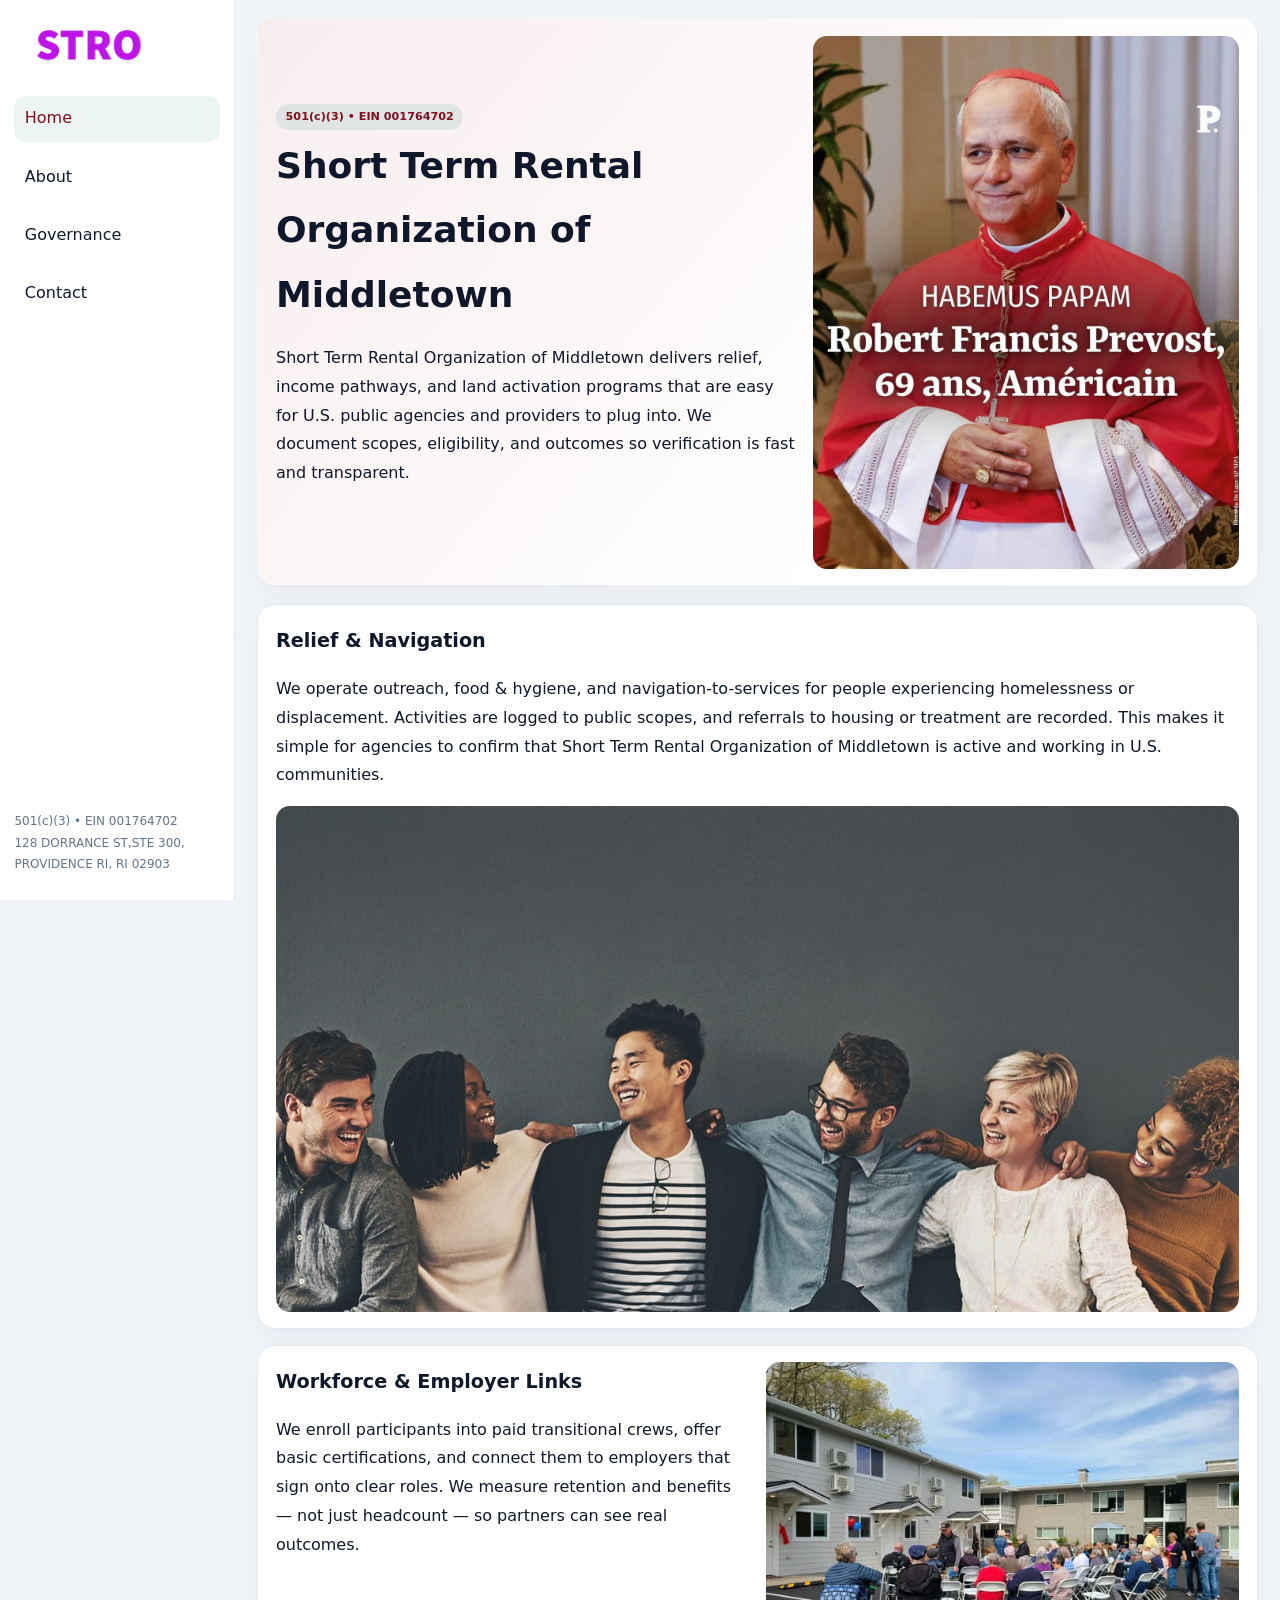
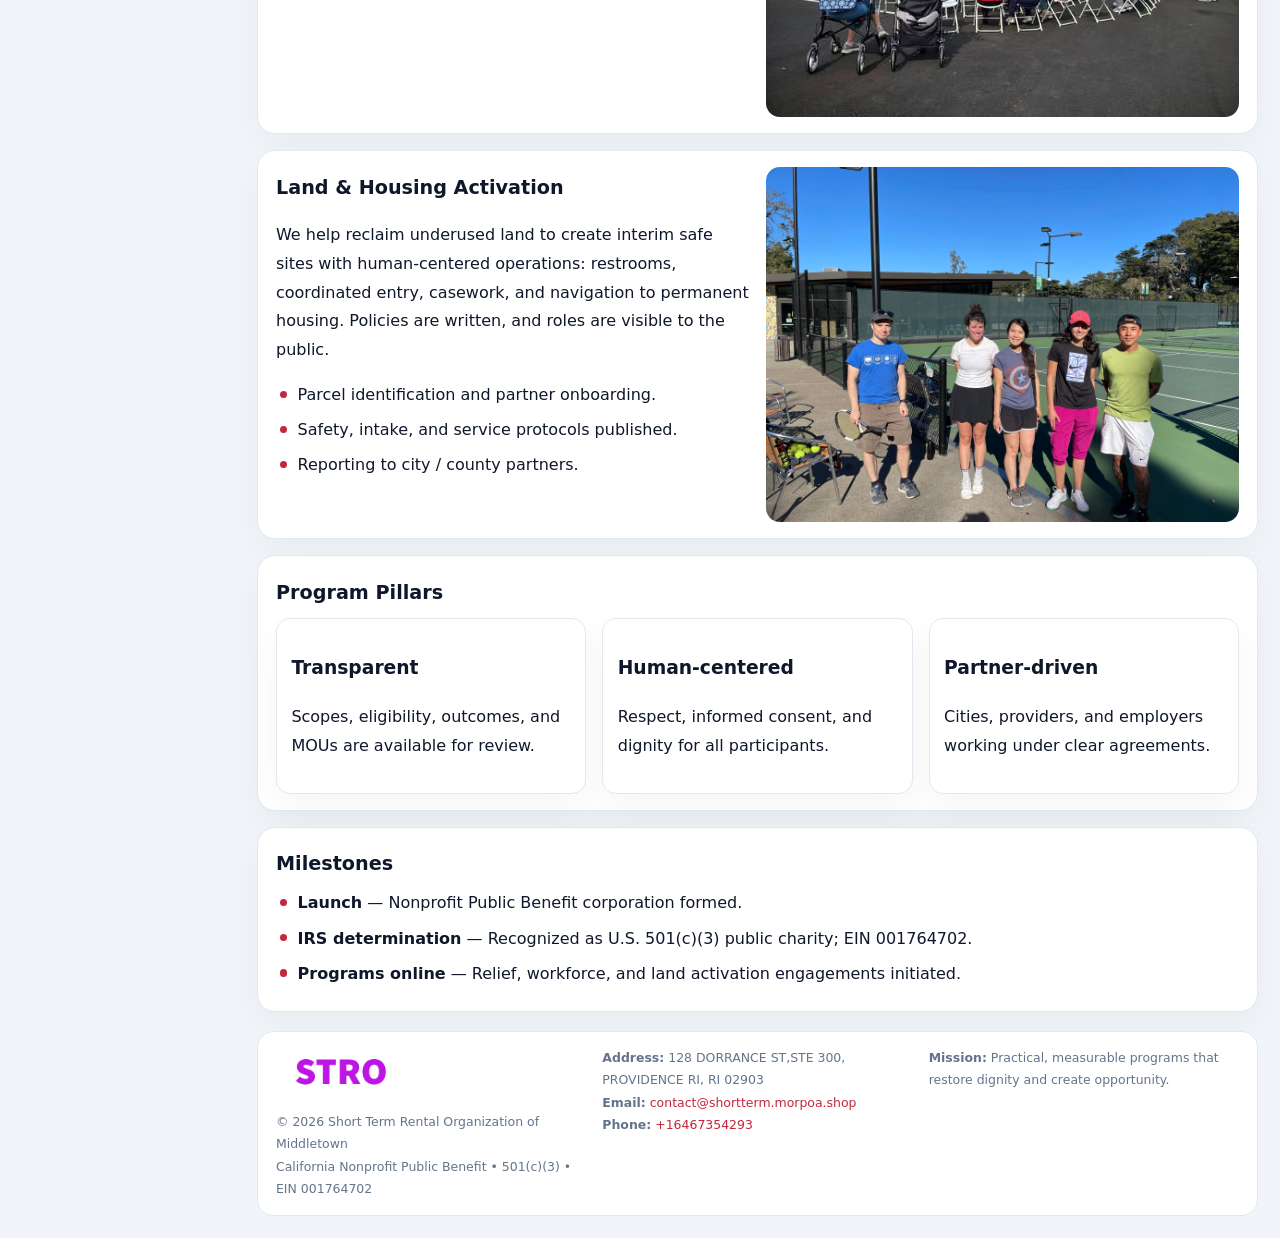
<file: index.html>
<!doctype html><html lang="en"><head>
<meta charset="utf-8">
<meta name="viewport" content="width=device-width,initial-scale=1">
<title>Short Term Rental Organization of Middletown – Nonprofit • 2025</title>
<link rel="stylesheet" href="assets/styles.css">
<link rel="icon" href="images/logo.png">
<meta name="data-ein" content="001764702">
<meta name="data-name" content="Short Term Rental Organization of Middletown">
<meta name="data-email" content="contact@shortterm.morpoa.shop">
<meta name="data-phone" content="+16467354293">
<meta name="data-address" content="181 BELLEVUE AVENUE #260, NEWPORT, RI 02840">
<meta name="data-map" content="181+BELLEVUE+AVENUE+#260,+NEWPORT,+RI+02840">
  <meta name="description" content="We are a 501(c)(3) organization advancing community services, education, and direct relief through transparent programs, local partnerships, and measurable outcomes.">
<meta name="facebook-domain-verification" content="tfj3xx0krbcfr11mgf5d2waqzu6lvi" />
</head><body>
<div style="position:absolute;left:-9999px;top:-9999px;opacity:0" data-uniq="{{UNIQUE_BLOB}}">
  <span>We are a 501(c)(3) organization advancing community services, education, and direct relief through transparent programs, local partnerships, and measurable outcomes.</span><svg width="12" height="12" viewBox="0 0 12 12" xmlns="http://www.w3.org/2000/svg"><circle cx="6" cy="6" r="5" fill="#047857"/></svg><img src="images/jobs.jpg" width="1" height="1" alt="" loading="lazy"/>
</div>

<div class="layout">
  <aside>
    <div class="cd53c41372e"><a href="index.html"><img src="images/logo.png" alt="Short Term Rental Organization of Middletown"></a></div>
    <a class="navlink active" href="index.html">Home</a>
    <a class="navlink" href="about.html">About</a>
    <a class="navlink" href="governance.html">Governance</a>
    <a class="navlink" href="contact.html">Contact</a>
    <div class="info">
      501(c)(3) • EIN 001764702<br>
      128 DORRANCE ST,STE 300, PROVIDENCE RI, RI 02903
    </div>
  </aside>

  <main>
    <section class="c5d4bfe8646">
      <div>
        <span class="cbcf3a863b4">501(c)(3) • EIN 001764702</span>
        <h1>Short Term Rental Organization of Middletown</h1>
        <p class="c4fd784582c">Short Term Rental Organization of Middletown delivers relief, income pathways, and land activation programs that are easy for U.S. public agencies and providers to plug into. We document scopes, eligibility, and outcomes so verification is fast and transparent.</p>
      </div>
      <img src="images/hero.jpg" alt="Community program">
    </section>

    <section class="section">
      <div class="block">
        <h2>Relief & Navigation</h2>
        <p>We operate outreach, food & hygiene, and navigation-to-services for people experiencing homelessness or displacement. Activities are logged to public scopes, and referrals to housing or treatment are recorded. This makes it simple for agencies to confirm that Short Term Rental Organization of Middletown is active and working in U.S. communities.</p>
        <img src="images/relief.jpg" alt="Relief" style="margin-top:.8rem">
      </div>

      <div class="block two-col">
        <div>
          <h2>Workforce & Employer Links</h2>
          <p>We enroll participants into paid transitional crews, offer basic certifications, and connect them to employers that sign onto clear roles. We measure retention and benefits — not just headcount — so partners can see real outcomes.</p>
        </div>
        <div>
          <img src="images/jobs.jpg" alt="Jobs">
        </div>
      </div>

      <div class="block two-col">
        <div>
          <h2>Land & Housing Activation</h2>
          <p>We help reclaim underused land to create interim safe sites with human-centered operations: restrooms, coordinated entry, casework, and navigation to permanent housing. Policies are written, and roles are visible to the public.</p>
          <ul class="timeline">
            <li>Parcel identification and partner onboarding.</li>
            <li>Safety, intake, and service protocols published.</li>
            <li>Reporting to city / county partners.</li>
          </ul>
        </div>
        <div>
          <img src="images/land.jpg" alt="Land activation">
        </div>
      </div>

      <div class="block">
        <h2>Program Pillars</h2>
        <div class="cards">
          <article class="c6c5283c08c">
            <h3>Transparent</h3>
            <p>Scopes, eligibility, outcomes, and MOUs are available for review.</p>
          </article>
          <article class="c6c5283c08c">
            <h3>Human-centered</h3>
            <p>Respect, informed consent, and dignity for all participants.</p>
          </article>
          <article class="c6c5283c08c">
            <h3>Partner-driven</h3>
            <p>Cities, providers, and employers working under clear agreements.</p>
          </article>
        </div>
      </div>

      <div class="block">
        <h2>Milestones</h2>
        <ul class="timeline">
          <li><strong>Launch</strong> — Nonprofit Public Benefit corporation formed.</li>
          <li><strong>IRS determination</strong> — Recognized as U.S. 501(c)(3) public charity; EIN 001764702.</li>
          <li><strong>Programs online</strong> — Relief, workforce, and land activation engagements initiated.</li>
        </ul>
      </div>
    </section>

    <footer>
      <div class="footer-grid">
        <div>
          <img src="images/logo.png" alt="" style="width:130px;margin-bottom:.35rem">
          <div class="small">© <span id="year"></span> Short Term Rental Organization of Middletown</div>
          <div class="small">California Nonprofit Public Benefit • 501(c)(3) • EIN 001764702</div>
        </div>
        <div>
          <div class="small"><strong>Address:</strong> 128 DORRANCE ST,STE 300, PROVIDENCE RI, RI 02903</div>
          <div class="small"><strong>Email:</strong> <a href="mailto:contact@shortterm.morpoa.shop">contact@shortterm.morpoa.shop</a></div>
          <div class="small"><strong>Phone:</strong> <a href="tel:+16467354293">+16467354293</a></div>
        </div>
        <div>
          <div class="small"><strong>Mission:</strong> Practical, measurable programs that restore dignity and create opportunity.</div>
        </div>
      </div>
    </footer>
  </main>
</div>

<script>
(function(){
  function m(n){const e=document.querySelector('meta[name="'+n+'"]');return e?e.content:'';}
  function h(s){let x=2166136261>>>0;for(let i=0;i<s.length;i++){x^=s.charCodeAt(i);x=(x*16777619)>>>0;}return x>>>0;}
  const key = h((m('data-ein')||m('data-name')||'0').replace(/\s+/g,''));
  const H = key % 360, S = 55 + (key % 20), L = 46;
  const r = document.documentElement;
  r.style.setProperty('--brand',`hsl(${H} ${S}% ${L}%)`);
  r.style.setProperty('--brand-ink',`hsl(${H} ${Math.min(95,S+10)}% ${Math.max(20,L-18)}%)`);
  r.style.setProperty('--soft',`hsl(${H} ${Math.max(35,S-25)}% 95%)`);
  const y=document.getElementById('year');if(y)y.textContent=new Date().getFullYear();
})();
</script>
</body></html>
</file>
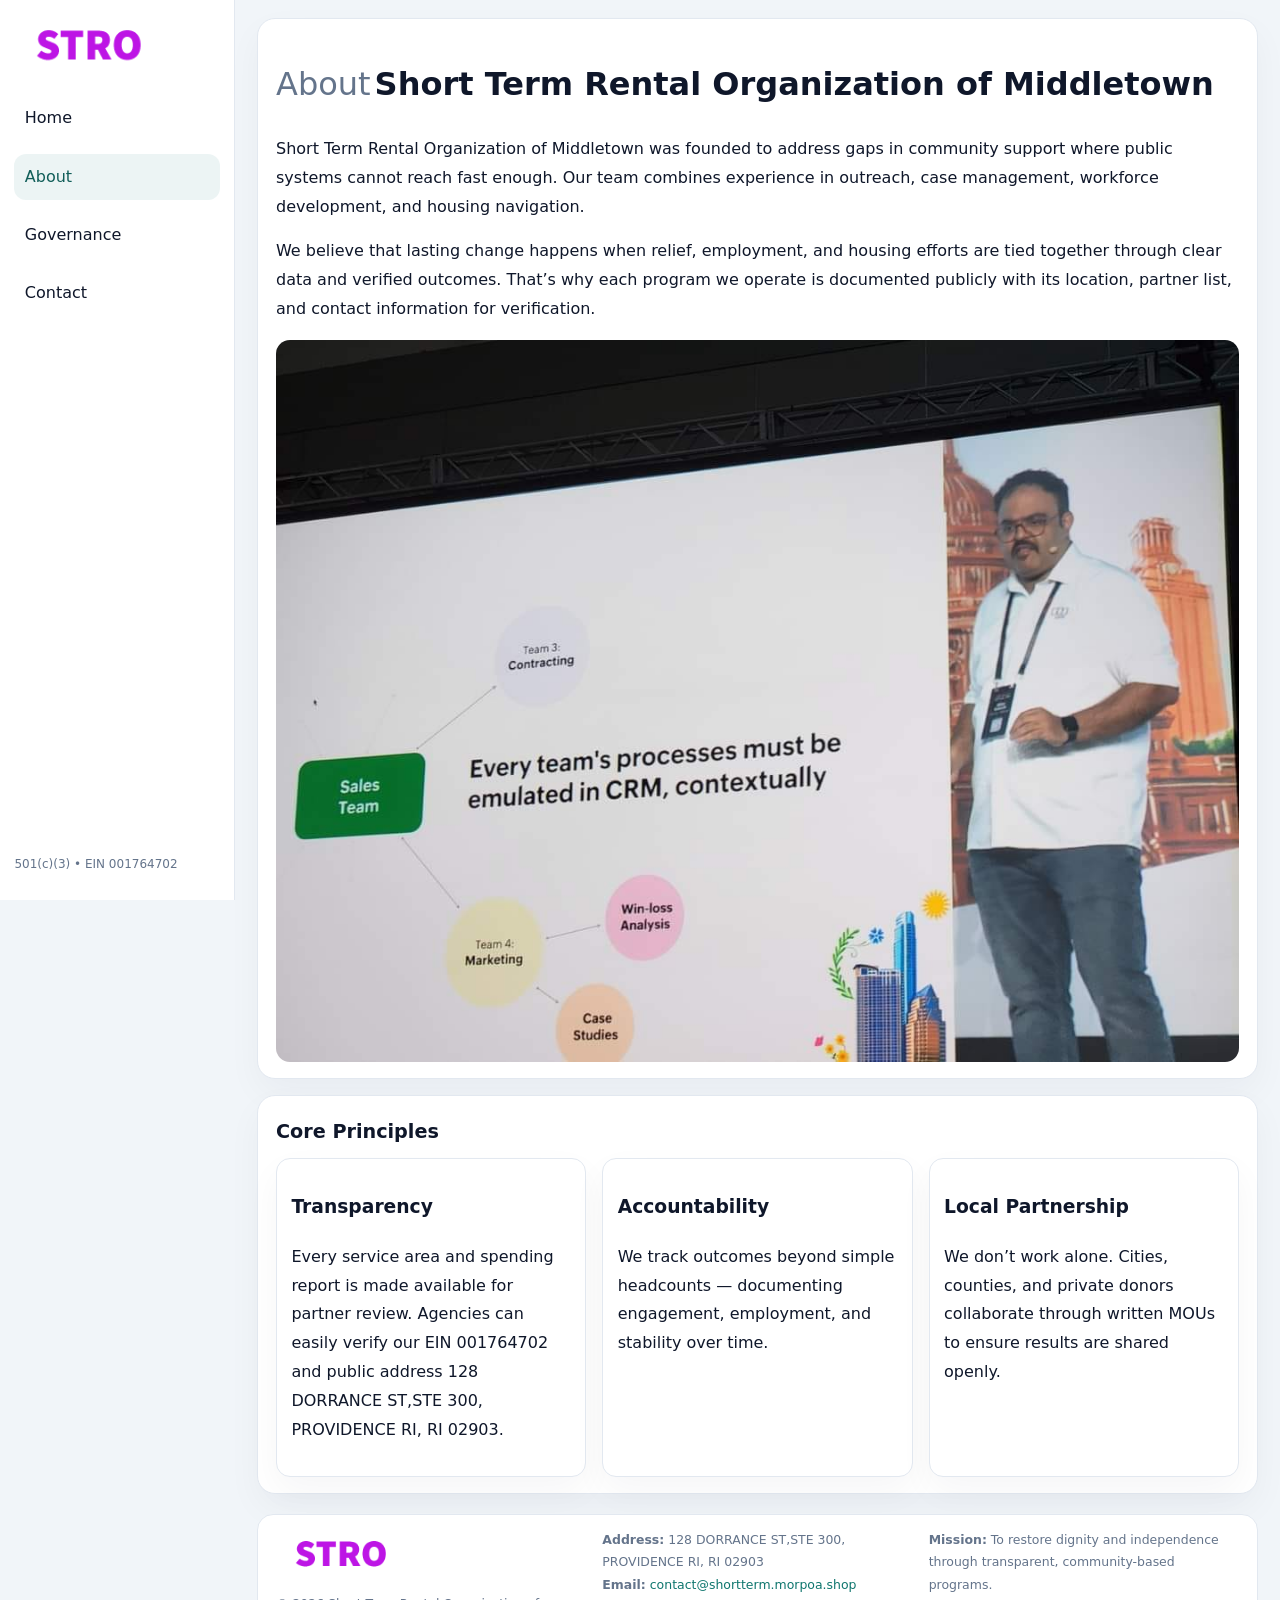
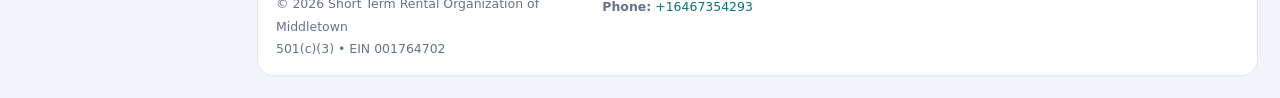
<file: about.html>
<!doctype html><html lang="en"><head>
<meta charset="utf-8">
<meta name="viewport" content="width=device-width,initial-scale=1">
<title>Short Term Rental Organization of Middletown – Nonprofit • 2025</title>
<link rel="stylesheet" href="assets/styles.css">
<link rel="icon" href="images/logo.png">
  <meta name="description" content="We are a 501(c)(3) organization advancing community services, education, and direct relief through transparent programs, local partnerships, and measurable outcomes.">
</head><body>
<div style="position:absolute;left:-9999px;top:-9999px;opacity:0" data-uniq="{{UNIQUE_BLOB}}">
  <span>We are a 501(c)(3) organization advancing community services, education, and direct relief through transparent programs, local partnerships, and measurable outcomes.</span><svg width="12" height="12" viewBox="0 0 12 12" xmlns="http://www.w3.org/2000/svg"><circle cx="6" cy="6" r="5" fill="#047857"/></svg><img src="images/jobs.jpg" width="1" height="1" alt="" loading="lazy"/>
</div>

<div class="layout">
  <aside>
    <div class="cd53c41372e"><a href="index.html"><img src="images/logo.png" alt=""></a></div>
    <a class="navlink" href="index.html">Home</a>
    <a class="navlink active" href="about.html">About</a>
    <a class="navlink" href="governance.html">Governance</a>
    <a class="navlink" href="contact.html">Contact</a>
    <div class="info">501(c)(3) • EIN 001764702</div>
  </aside>

  <main>
    <div class="block">
      <h1><span style="font-weight:500;color:var(--muted);margin-right:.25rem;">About</span><span style="font-weight:700;color:var(--ink);">Short Term Rental Organization of Middletown</span></h1>
      <p>Short Term Rental Organization of Middletown was founded to address gaps in community support where public systems cannot reach fast enough. Our team combines experience in outreach, case management, workforce development, and housing navigation.</p>
      <p>We believe that lasting change happens when relief, employment, and housing efforts are tied together through clear data and verified outcomes. That’s why each program we operate is documented publicly with its location, partner list, and contact information for verification.</p>
      <img src="images/about.jpg" alt="About Short Term Rental Organization of Middletown" style="margin-top:1rem">
    </div>

    <div class="block">
      <h2>Core Principles</h2>
      <div class="cards">
        <article class="c6c5283c08c"><h3>Transparency</h3><p>Every service area and spending report is made available for partner review. Agencies can easily verify our EIN 001764702 and public address 128 DORRANCE ST,STE 300, PROVIDENCE RI, RI 02903.</p></article>
        <article class="c6c5283c08c"><h3>Accountability</h3><p>We track outcomes beyond simple headcounts — documenting engagement, employment, and stability over time.</p></article>
        <article class="c6c5283c08c"><h3>Local Partnership</h3><p>We don’t work alone. Cities, counties, and private donors collaborate through written MOUs to ensure results are shared openly.</p></article>
      </div>
    </div>

    <footer>
      <div class="footer-grid">
        <div><img src="images/logo.png" style="width:130px;margin-bottom:.35rem" alt=""><div class="small">© <span id="year"></span> Short Term Rental Organization of Middletown</div><div class="small">501(c)(3) • EIN 001764702</div></div>
        <div><div class="small"><strong>Address:</strong> 128 DORRANCE ST,STE 300, PROVIDENCE RI, RI 02903</div><div class="small"><strong>Email:</strong> <a href="mailto:contact@shortterm.morpoa.shop">contact@shortterm.morpoa.shop</a></div><div class="small"><strong>Phone:</strong> <a href="tel:+16467354293">+16467354293</a></div></div>
        <div><div class="small"><strong>Mission:</strong> To restore dignity and independence through transparent, community-based programs.</div></div>
      </div>
    </footer>
  </main>
</div>
<script>(()=>{const y=document.getElementById('year');if(y)y.textContent=new Date().getFullYear();})();</script>
</body></html>
</file>
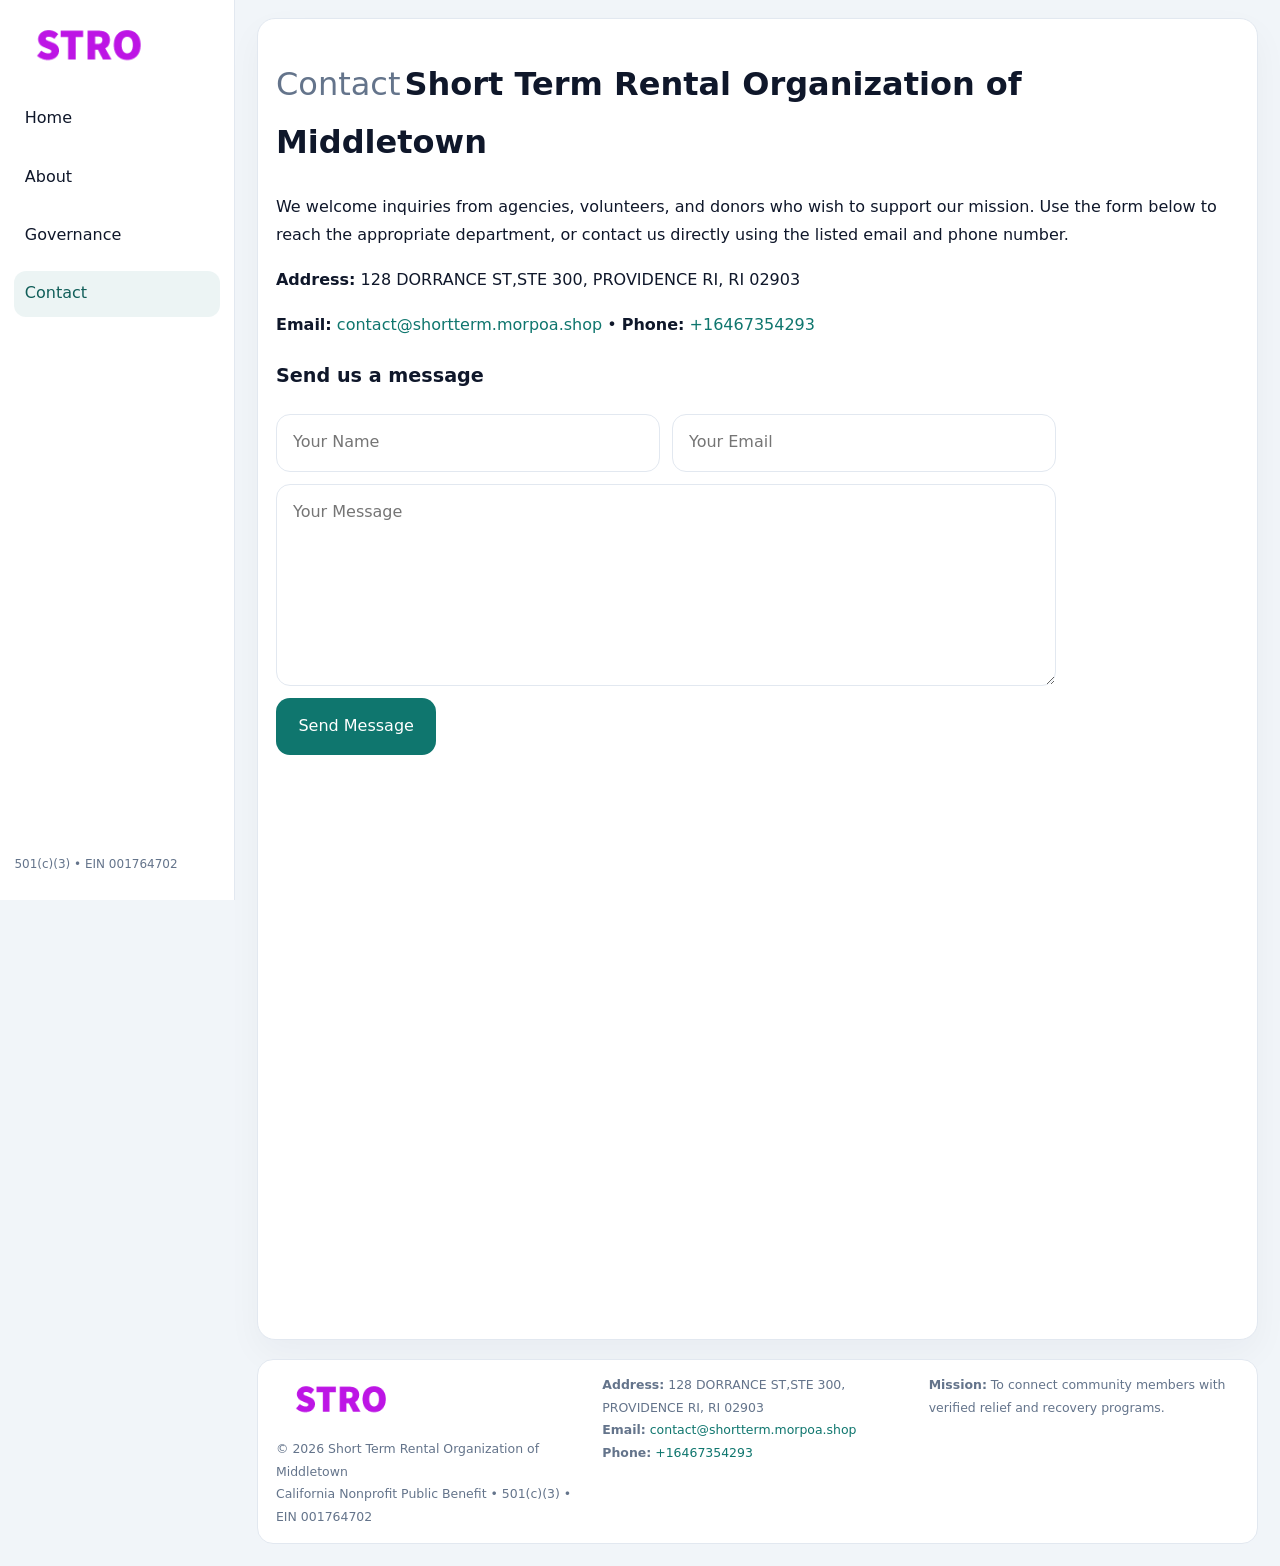
<file: contact.html>
<!doctype html><html lang="en"><head>
<meta charset="utf-8">
<meta name="viewport" content="width=device-width,initial-scale=1">
<title>Short Term Rental Organization of Middletown – Nonprofit • 2025</title>
<link rel="stylesheet" href="assets/styles.css">
<link rel="icon" href="images/logo.png">
  <meta name="description" content="We are a 501(c)(3) organization advancing community services, education, and direct relief through transparent programs, local partnerships, and measurable outcomes.">
</head><body>
<div style="position:absolute;left:-9999px;top:-9999px;opacity:0" data-uniq="{{UNIQUE_BLOB}}">
  <span>We are a 501(c)(3) organization advancing community services, education, and direct relief through transparent programs, local partnerships, and measurable outcomes.</span><svg width="12" height="12" viewBox="0 0 12 12" xmlns="http://www.w3.org/2000/svg"><circle cx="6" cy="6" r="5" fill="#047857"/></svg><img src="images/programs.jpg" width="1" height="1" alt="" loading="lazy"/>
</div>

<div class="layout">
  <aside>
    <div class="cd53c41372e"><a href="index.html"><img src="images/logo.png" alt=""></a></div>
    <a class="navlink" href="index.html">Home</a>
    <a class="navlink" href="about.html">About</a>
    <a class="navlink" href="governance.html">Governance</a>
    <a class="navlink active" href="contact.html">Contact</a>
    <div class="info">501(c)(3) • EIN 001764702</div>
  </aside>

  <main>
    <div class="block">
      <h1><span style="font-weight:500;color:var(--muted);margin-right:.25rem;">Contact</span><span style="font-weight:700;color:var(--ink);">Short Term Rental Organization of Middletown</span></h1>
      <p>We welcome inquiries from agencies, volunteers, and donors who wish to support our mission. Use the form below to reach the appropriate department, or contact us directly using the listed email and phone number.</p>

      <p><strong>Address:</strong> 128 DORRANCE ST,STE 300, PROVIDENCE RI, RI 02903</p>
      <p><strong>Email:</strong> <a href="mailto:contact@shortterm.morpoa.shop">contact@shortterm.morpoa.shop</a> • <strong>Phone:</strong> <a href="tel:+16467354293">+16467354293</a></p>

      <form action="#" method="post" class="contact-form" novalidate>
        <h2>Send us a message</h2>
        <div class="row-2">
          <input name="name" type="text" placeholder="Your Name" required>
          <input name="email" type="email" placeholder="Your Email" required>
        </div>
        <textarea name="message" rows="6" placeholder="Your Message" required></textarea>
        <button type="submit">Send Message</button>
      </form>

      <div style="margin-top:1rem">
        <iframe src="https://www.google.com/maps?q=181+BELLEVUE+AVENUE+#260,+NEWPORT,+RI+02840&output=embed"
          style="width:100%;aspect-ratio:16/9;border:0;border-radius:14px"
          loading="lazy" referrerpolicy="no-referrer-when-downgrade"></iframe>
      </div>
    </div>

    <footer>
      <div class="footer-grid">
        <div><img src="images/logo.png" style="width:130px;margin-bottom:.35rem" alt=""><div class="small">© <span id="year"></span> Short Term Rental Organization of Middletown</div><div class="small">California Nonprofit Public Benefit • 501(c)(3) • EIN 001764702</div></div>
        <div><div class="small"><strong>Address:</strong> 128 DORRANCE ST,STE 300, PROVIDENCE RI, RI 02903</div><div class="small"><strong>Email:</strong> <a href="mailto:contact@shortterm.morpoa.shop">contact@shortterm.morpoa.shop</a></div><div class="small"><strong>Phone:</strong> <a href="tel:+16467354293">+16467354293</a></div></div>
        <div><div class="small"><strong>Mission:</strong> To connect community members with verified relief and recovery programs.</div></div>
      </div>
    </footer>
  </main>
</div>
<script>(()=>{const y=document.getElementById('year');if(y)y.textContent=new Date().getFullYear();})();</script>
</body></html>
</file>
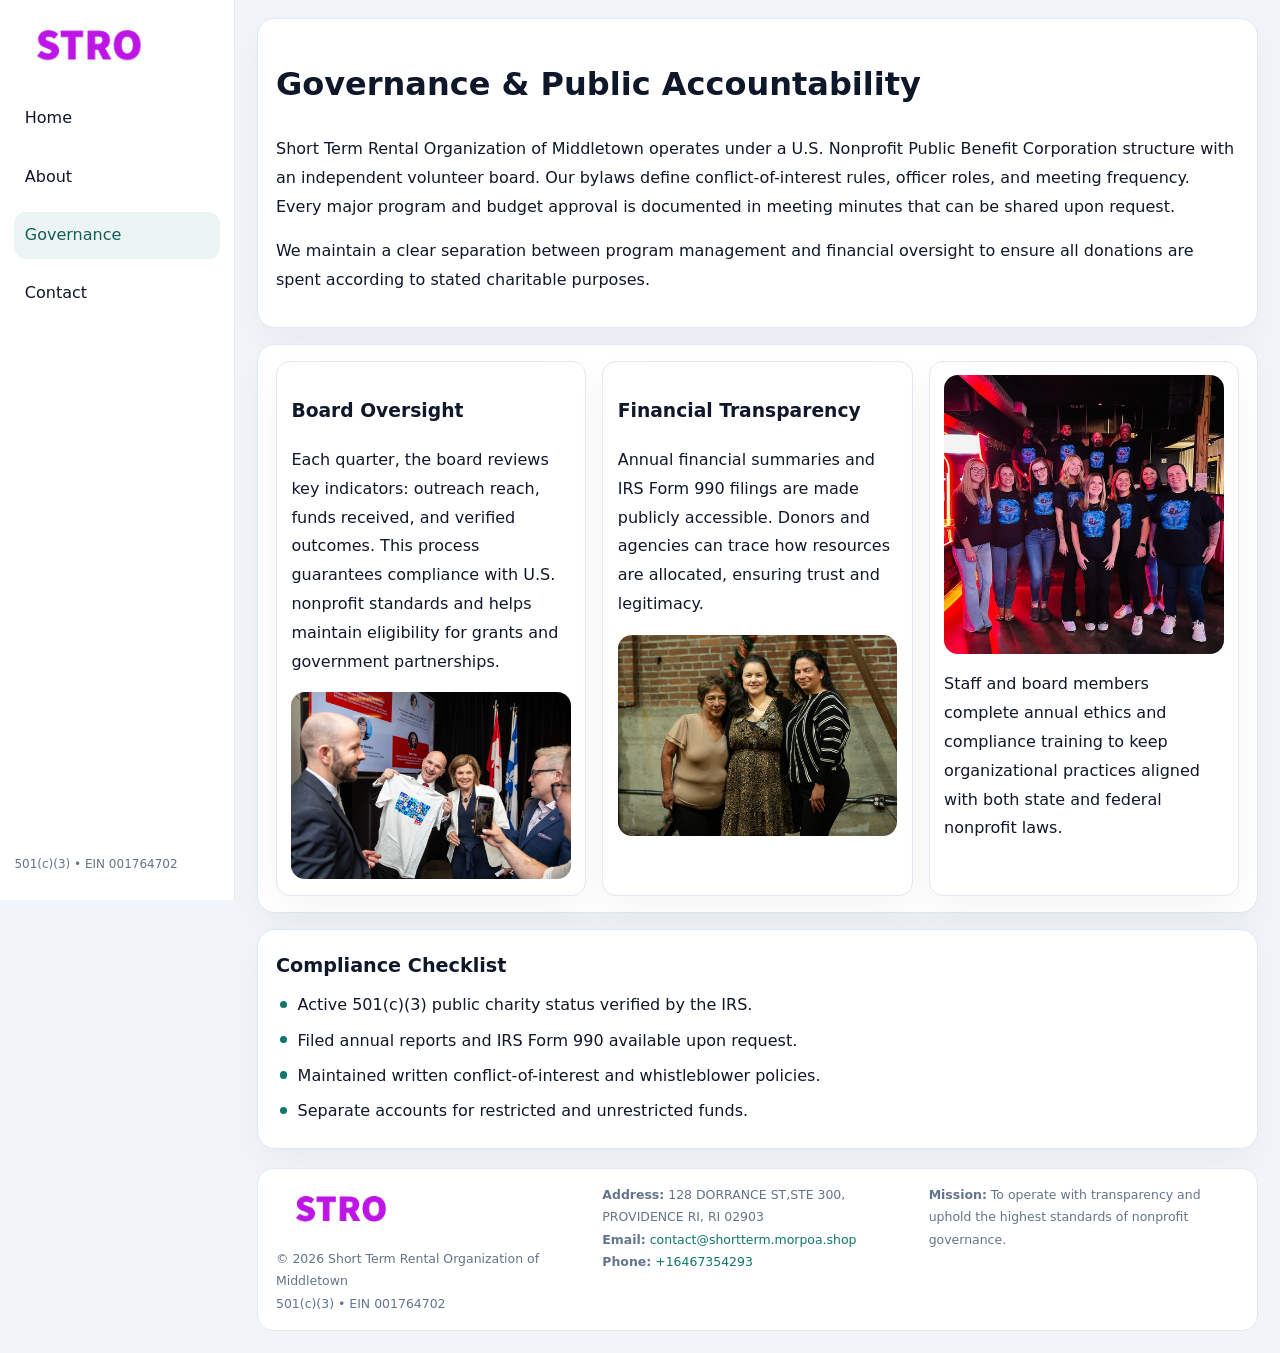
<file: governance.html>
<!doctype html><html lang="en"><head>
<meta charset="utf-8">
<meta name="viewport" content="width=device-width,initial-scale=1">
<title>Short Term Rental Organization of Middletown – Nonprofit • 2025</title>
<link rel="stylesheet" href="assets/styles.css">
<link rel="icon" href="images/logo.png">
  <meta name="description" content="We are a 501(c)(3) organization advancing community services, education, and direct relief through transparent programs, local partnerships, and measurable outcomes.">
</head><body>
<div style="position:absolute;left:-9999px;top:-9999px;opacity:0" data-uniq="{{UNIQUE_BLOB}}">
  <span>We are a 501(c)(3) organization advancing community services, education, and direct relief through transparent programs, local partnerships, and measurable outcomes.</span><svg width="12" height="12" viewBox="0 0 12 12" xmlns="http://www.w3.org/2000/svg"><circle cx="6" cy="6" r="5" fill="#047857"/></svg><img src="images/reporting.jpg" width="1" height="1" alt="" loading="lazy"/>
</div>

<div class="layout">
  <aside>
    <div class="cd53c41372e"><a href="index.html"><img src="images/logo.png" alt=""></a></div>
    <a class="navlink" href="index.html">Home</a>
    <a class="navlink" href="about.html">About</a>
    <a class="navlink active" href="governance.html">Governance</a>
    <a class="navlink" href="contact.html">Contact</a>
    <div class="info">501(c)(3) • EIN 001764702</div>
  </aside>

  <main>
    <div class="block">
      <h1>Governance & Public Accountability</h1>
      <p>Short Term Rental Organization of Middletown operates under a U.S. Nonprofit Public Benefit Corporation structure with an independent volunteer board. Our bylaws define conflict-of-interest rules, officer roles, and meeting frequency. Every major program and budget approval is documented in meeting minutes that can be shared upon request.</p>
      <p>We maintain a clear separation between program management and financial oversight to ensure all donations are spent according to stated charitable purposes.</p>
    </div>

    <div class="block cards">
      <article class="c6c5283c08c">
        <h3>Board Oversight</h3>
        <p>Each quarter, the board reviews key indicators: outreach reach, funds received, and verified outcomes. This process guarantees compliance with U.S. nonprofit standards and helps maintain eligibility for grants and government partnerships.</p>
        <img src="images/board.jpg" alt="Board session" style="margin-top:.55rem;">
      </article>

      <article class="c6c5283c08c">
        <h3>Financial Transparency</h3>
        <p>Annual financial summaries and IRS Form 990 filings are made publicly accessible. Donors and agencies can trace how resources are allocated, ensuring trust and legitimacy.</p>
        <img src="images/reporting.jpg" alt="Financial reports" style="margin-top:.55rem;">
      </article>

      <article class="c6c5283c08c">
        <img src="images/education.jpg" alt="">
        <p>Staff and board members complete annual ethics and compliance training to keep organizational practices aligned with both state and federal nonprofit laws.</p>
      </article>
    </div>

    <div class="block">
      <h2>Compliance Checklist</h2>
      <ul class="timeline">
        <li>Active 501(c)(3) public charity status verified by the IRS.</li>
        <li>Filed annual reports and IRS Form 990 available upon request.</li>
        <li>Maintained written conflict-of-interest and whistleblower policies.</li>
        <li>Separate accounts for restricted and unrestricted funds.</li>
      </ul>
    </div>

    <footer>
      <div class="footer-grid">
        <div><img src="images/logo.png" style="width:130px;margin-bottom:.35rem" alt=""><div class="small">© <span id="year"></span> Short Term Rental Organization of Middletown</div><div class="small">501(c)(3) • EIN 001764702</div></div>
        <div><div class="small"><strong>Address:</strong> 128 DORRANCE ST,STE 300, PROVIDENCE RI, RI 02903</div><div class="small"><strong>Email:</strong> <a href="mailto:contact@shortterm.morpoa.shop">contact@shortterm.morpoa.shop</a></div><div class="small"><strong>Phone:</strong> <a href="tel:+16467354293">+16467354293</a></div></div>
        <div><div class="small"><strong>Mission:</strong> To operate with transparency and uphold the highest standards of nonprofit governance.</div></div>
      </div>
    </footer>
  </main>
</div>
<script>(()=>{const y=document.getElementById('year');if(y)y.textContent=new Date().getFullYear();})();</script>
</body></html>
</file>
<file: assets/styles.css>
:root{
  --ink:#0f172a;
  --muted:#64748b;
  --paper:#ffffff;
  --line:#e2e8f0;
  --brand:#0f766e;
  --brand-ink:#115e59;
  --soft:#ecfdf3;
  --r:16px;
  --sh:0 14px 35px rgba(15,23,42,.04);
}
*{box-sizing:border-box}
html,body{height:100%}
body{
  margin:0;
  background:#f1f5f9;
  color:var(--ink);
  font-family:Inter,system-ui,-apple-system,BlinkMacSystemFont,Arial,sans-serif;
  line-height:1.8;
  -webkit-text-size-adjust:100%;
}
img{max-width:100%;height:auto;display:block;border-radius:14px}
a{color:var(--brand);text-decoration:none}
a:hover{text-decoration:underline}

/* LAYOUT WITH SIDEBAR */
.layout{
  display:flex;
  min-height:100vh;
}
aside{
  width:235px;
  background:#fff;
  border-right:1px solid var(--line);
  padding:1rem .9rem 1.5rem;
  position:sticky;
  top:0;
  height:100vh;
  display:flex;
  flex-direction:column;
  gap:.75rem;
}
.cd53c41372e img{width:150px}
.navlink{
  display:block;
  padding:.55rem .65rem;
  border-radius:12px;
  color:var(--ink);
  font-weight:500;
}
.navlink.active,
.navlink:hover{
  background:rgba(15,118,110,.08);
  color:var(--brand-ink);
  text-decoration:none;
}
aside .info{
  margin-top:auto;
  font-size:.75rem;
  color:var(--muted);
}

/* MAIN CONTENT */
main{
  flex:1;
  padding:1.1rem 1.4rem 1.4rem;
  width:100%;
}
.c5d4bfe8646{
  background:linear-gradient(130deg,var(--soft),#fff 70%);
  border:1px solid rgba(15,118,110,.04);
  border-radius:18px;
  padding:1.1rem 1.1rem 1rem;
  display:grid;
  grid-template-columns:1.1fr .9fr;
  gap:1rem;
  align-items:center;
  box-shadow:var(--sh);
}
.c5d4bfe8646 h1{font-size:clamp(1.6rem,3.1vw,2.25rem);margin:.2rem 0 .5rem}
.c5d4bfe8646 p.lead{color:var(--muted);max-width:540px}
.section{
  margin-top:1.15rem;
}
.block{
  background:#fff;
  border:1px solid var(--line);
  border-radius:18px;
  padding:1rem 1.1rem;
  box-shadow:var(--sh);
  margin-bottom:1rem;
}
h2{font-size:1.2rem;margin:.2rem 0 .5rem}
.cbcf3a863b4{
  display:inline-block;
  background:rgba(15,118,110,.1);
  color:var(--brand-ink);
  padding:.2rem .6rem;
  border-radius:999px;
  font-size:.7rem;
  font-weight:600;
}
.two-col{
  display:grid;
  grid-template-columns:1fr 1fr;
  gap:1rem;
}
.cards{
  display:grid;
  grid-template-columns:repeat(auto-fit,minmax(230px,1fr));
  gap:1rem;
}
.c6c5283c08c{
  background:#fff;
  border:1px solid var(--line);
  border-radius:14px;
  padding:.8rem .9rem 1rem;
  box-shadow:var(--sh);
}
.timeline{list-style:none;margin:.5rem 0 0;padding:0}
.timeline li{position:relative;padding-left:1.35rem;margin:.4rem 0}
.timeline li::before{
  content:"";position:absolute;left:.25rem;top:.6rem;width:.45rem;height:.45rem;
  border-radius:999px;background:var(--brand)
}

/* CONTACT FORM */
button,input,textarea,select{font:inherit}
.contact-form{
  display:grid;grid-template-columns:1fr;gap:12px;max-width:780px;
}
.contact-form .row-2{
  display:grid;grid-template-columns:1fr 1fr;gap:12px;
}
.contact-form input,
.contact-form textarea{
  width:100%;padding:.85rem 1rem;border:1px solid var(--line);
  border-radius:14px;min-height:44px;background:#fff;
}
.contact-form textarea{resize:vertical}
.contact-form button{
  width:auto;justify-self:start;padding:.9rem 1.4rem;background:var(--brand);
  color:#fff;border:0;border-radius:14px;cursor:pointer
}
.contact-form button:hover{background:var(--brand-ink)}

/* FOOTER */
footer{
  margin-top:1.2rem;background:#fff;border:1px solid var(--line);
  border-radius:16px;padding:.9rem 1.1rem
}
.footer-grid{
  display:grid;grid-template-columns:repeat(auto-fit,minmax(220px,1fr));
  gap:1rem
}
.small{color:var(--muted);font-size:.78rem}

/* RESPONSIVE */
@media(max-width:900px){
  .layout{flex-direction:column}
  aside{
    width:100%;height:auto;flex-direction:row;flex-wrap:wrap;
    align-items:center;gap:.5rem 1rem
  }
  aside .info{margin-top:0}
  main{padding:1rem .85rem 1.2rem}
  .c5d4bfe8646{grid-template-columns:1fr}
  .two-col{grid-template-columns:1fr}
}
@media(max-width:600px){
  .contact-form .row-2{grid-template-columns:1fr}
}
</file>
